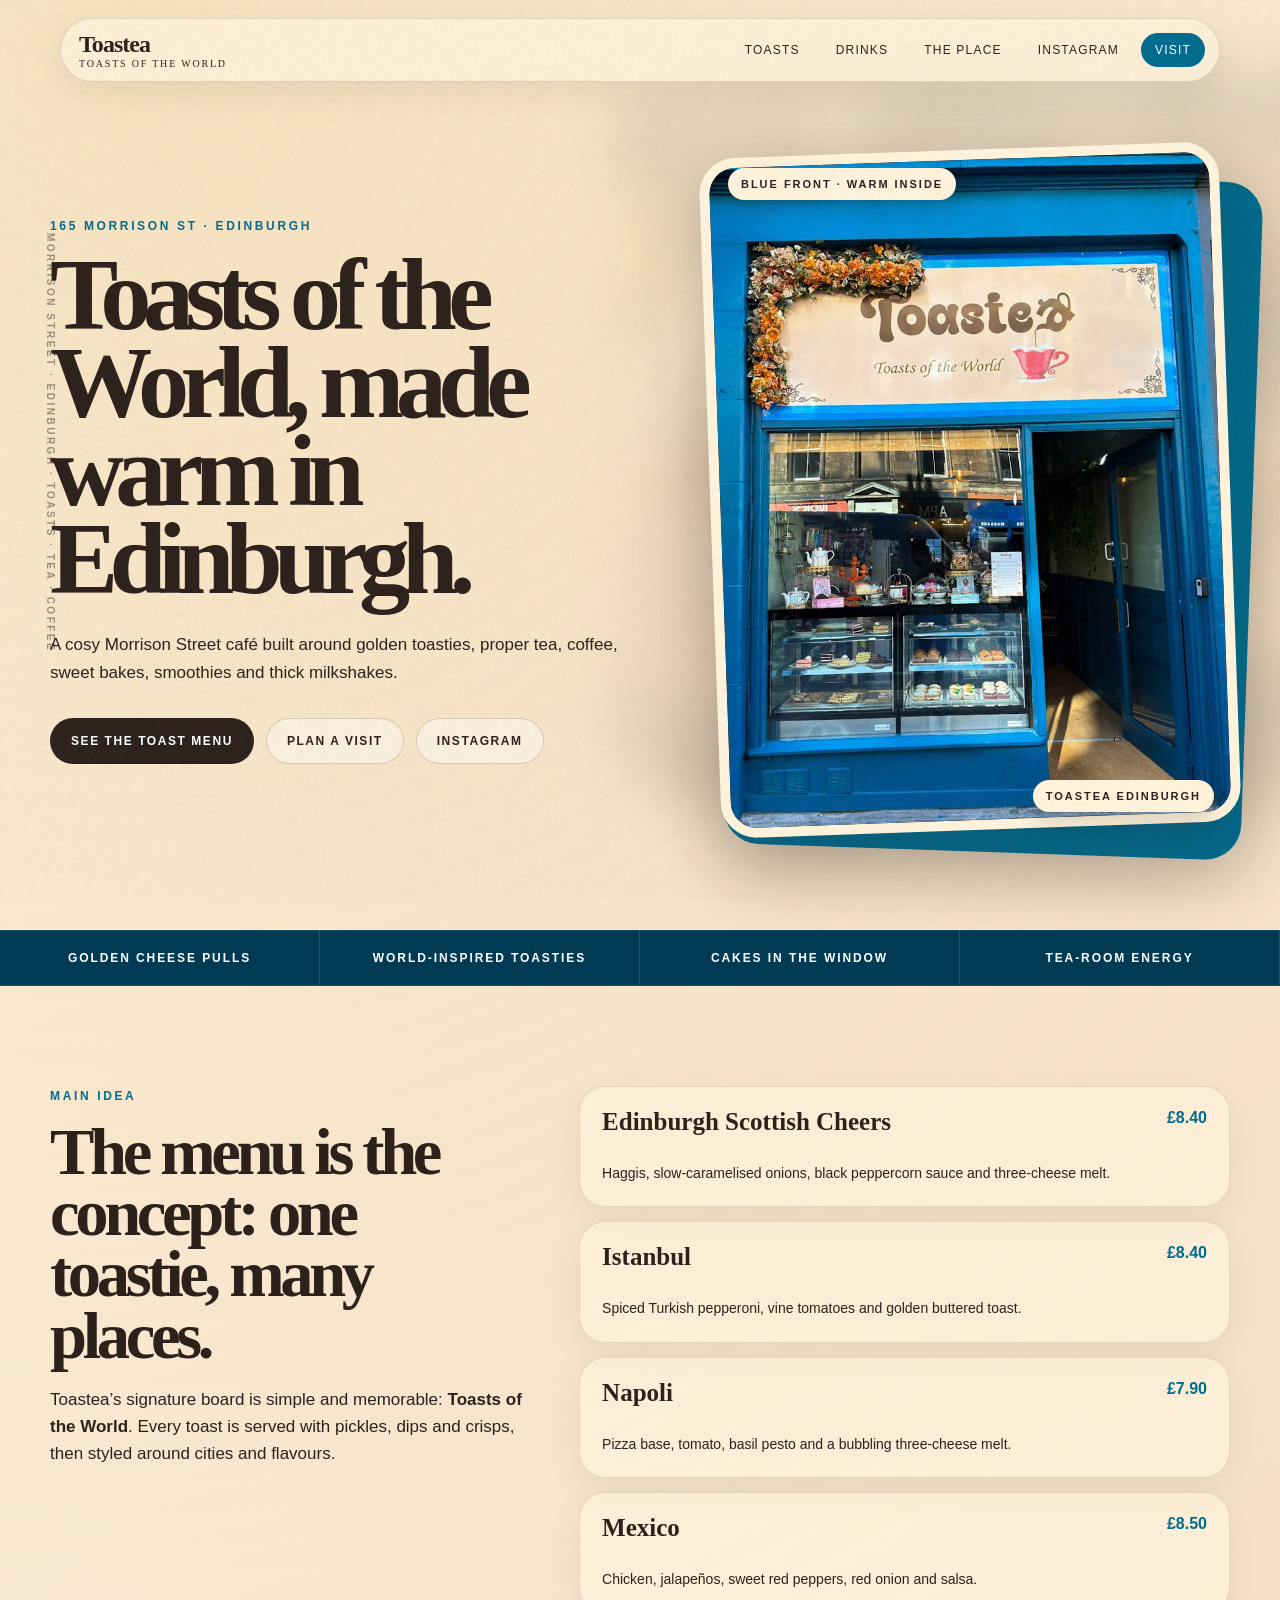
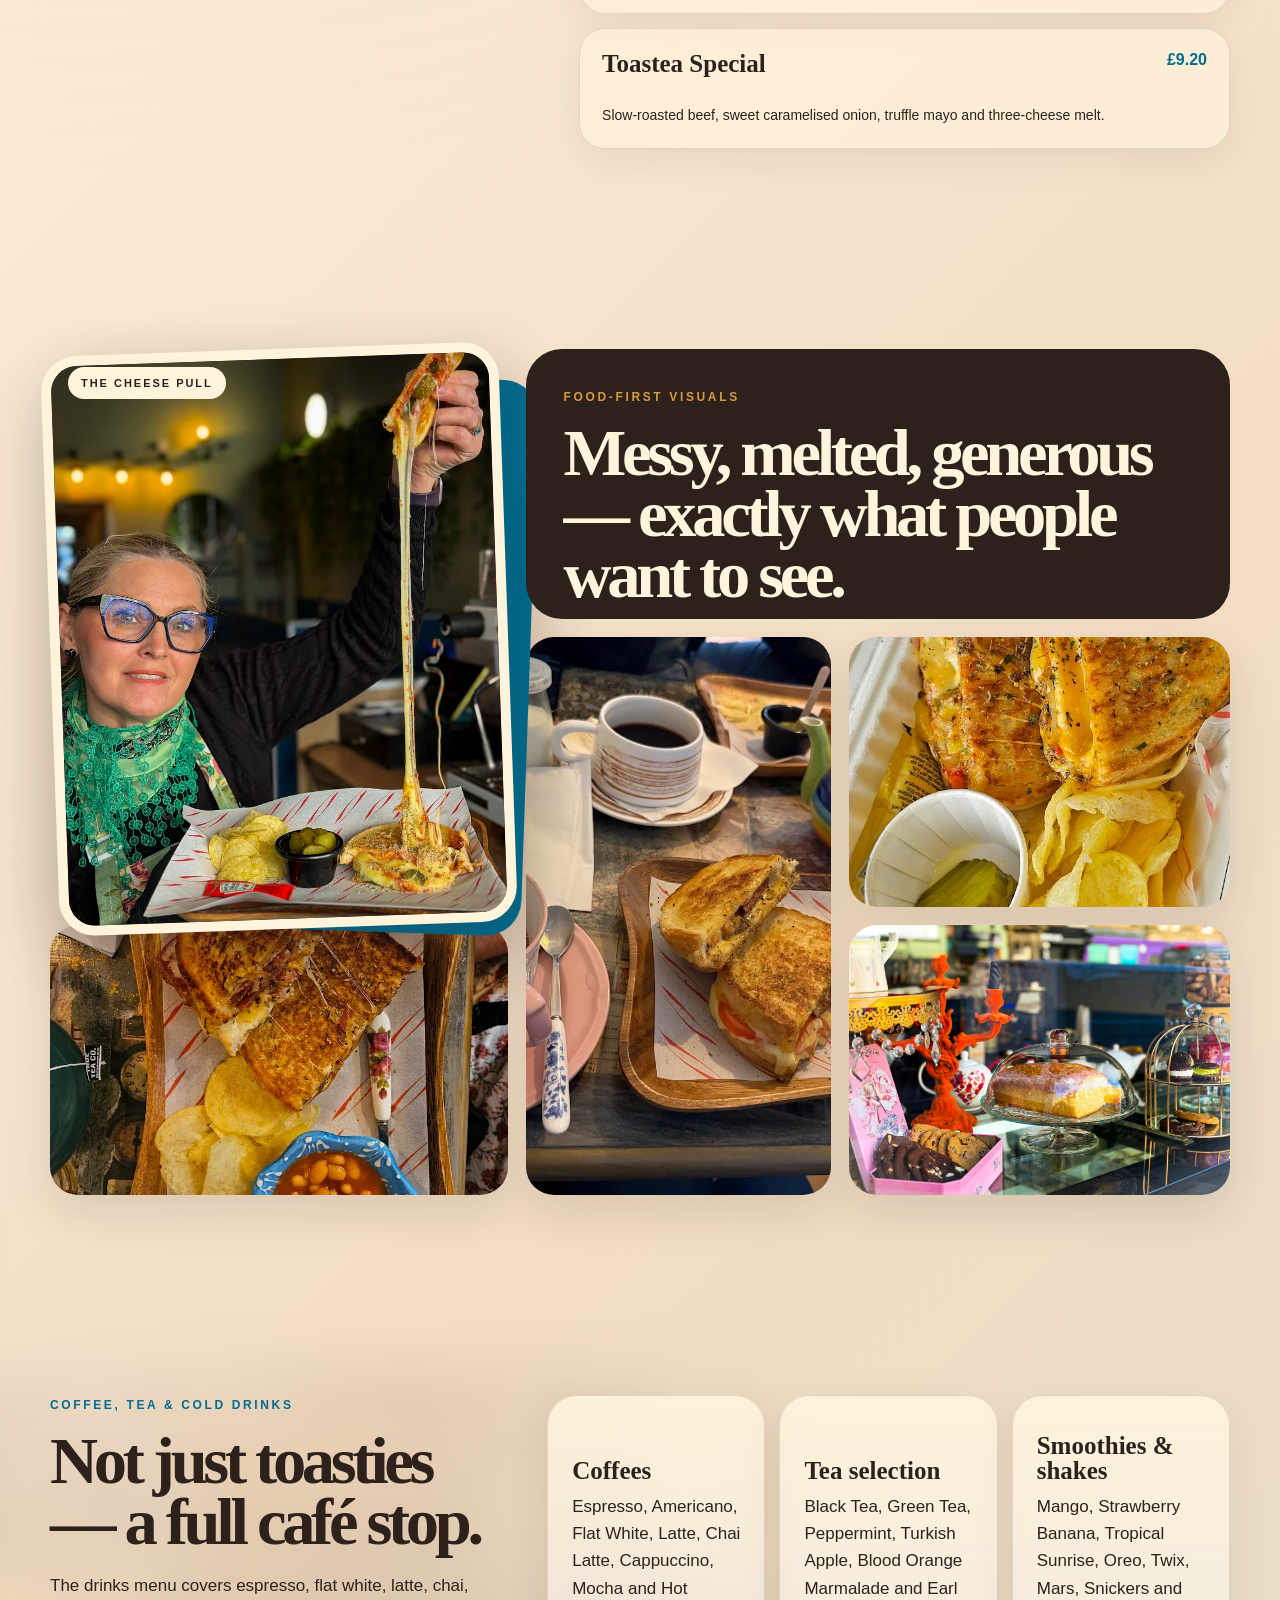
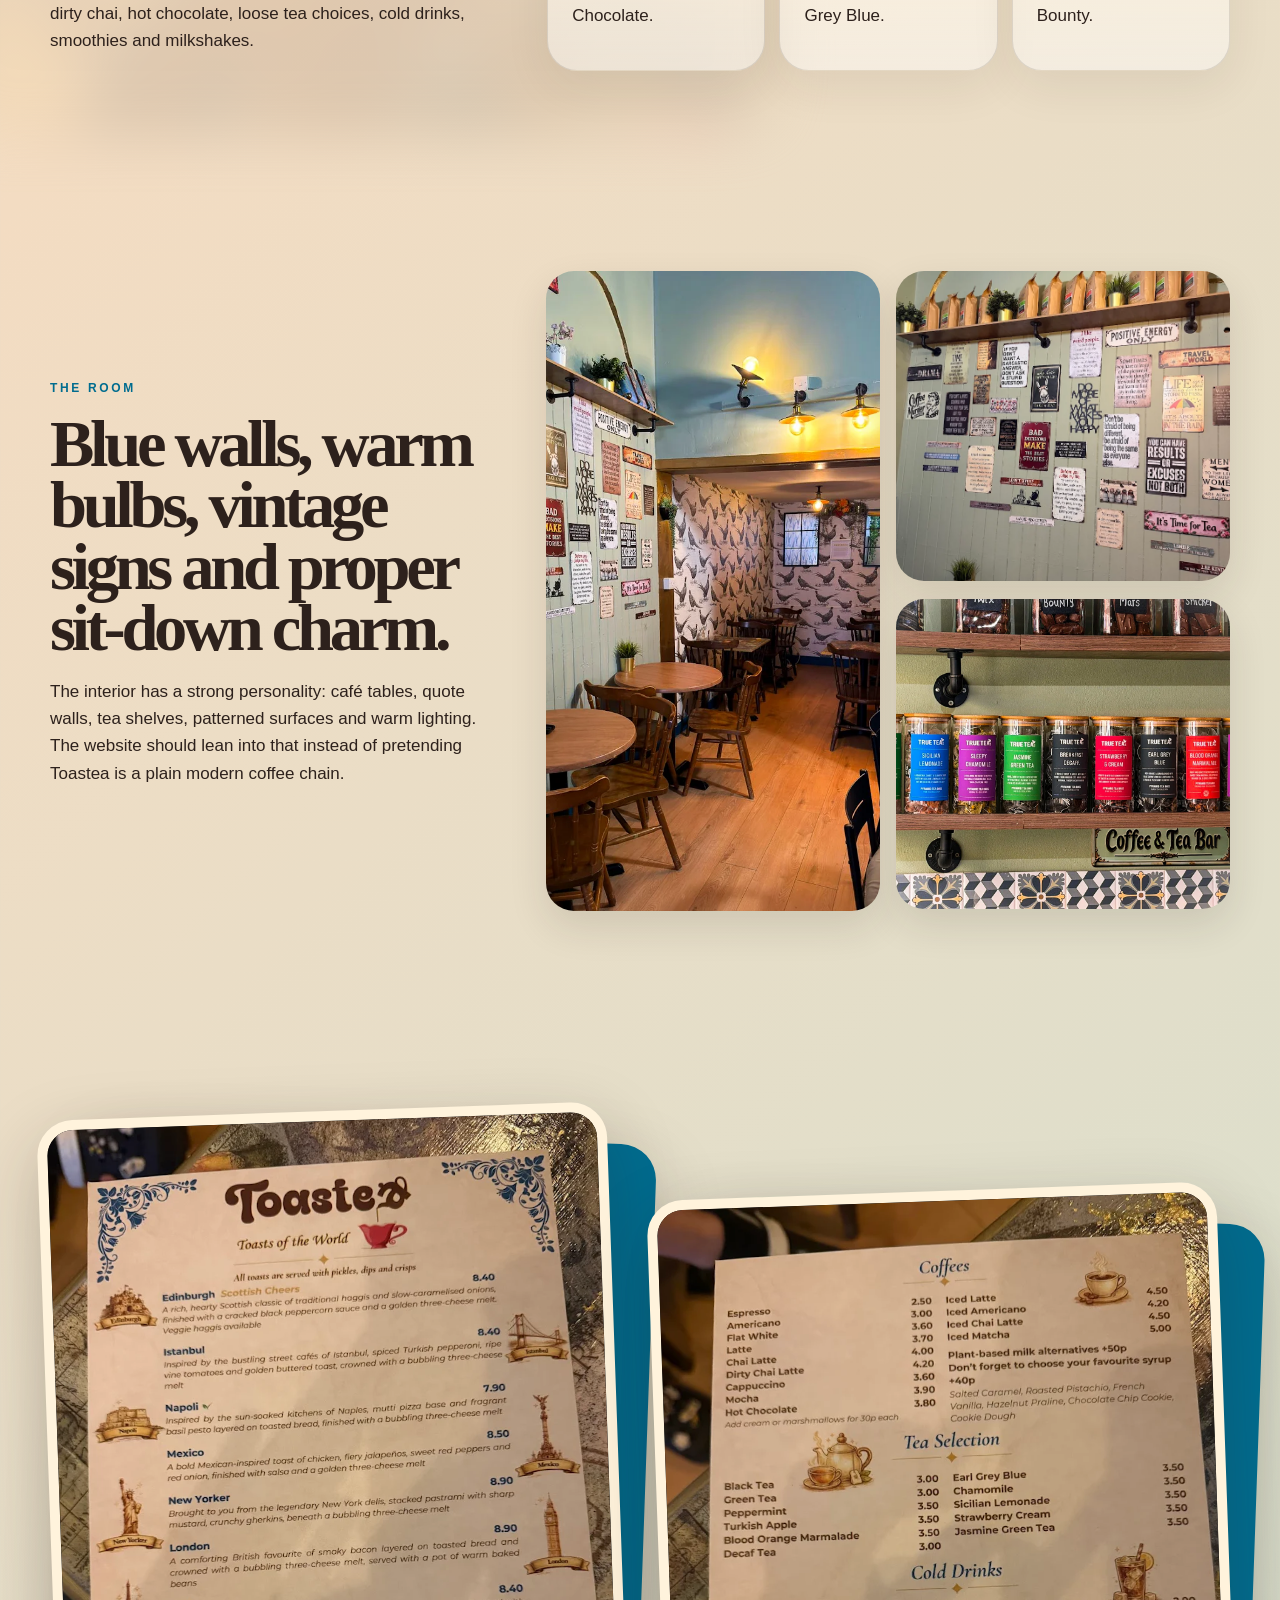
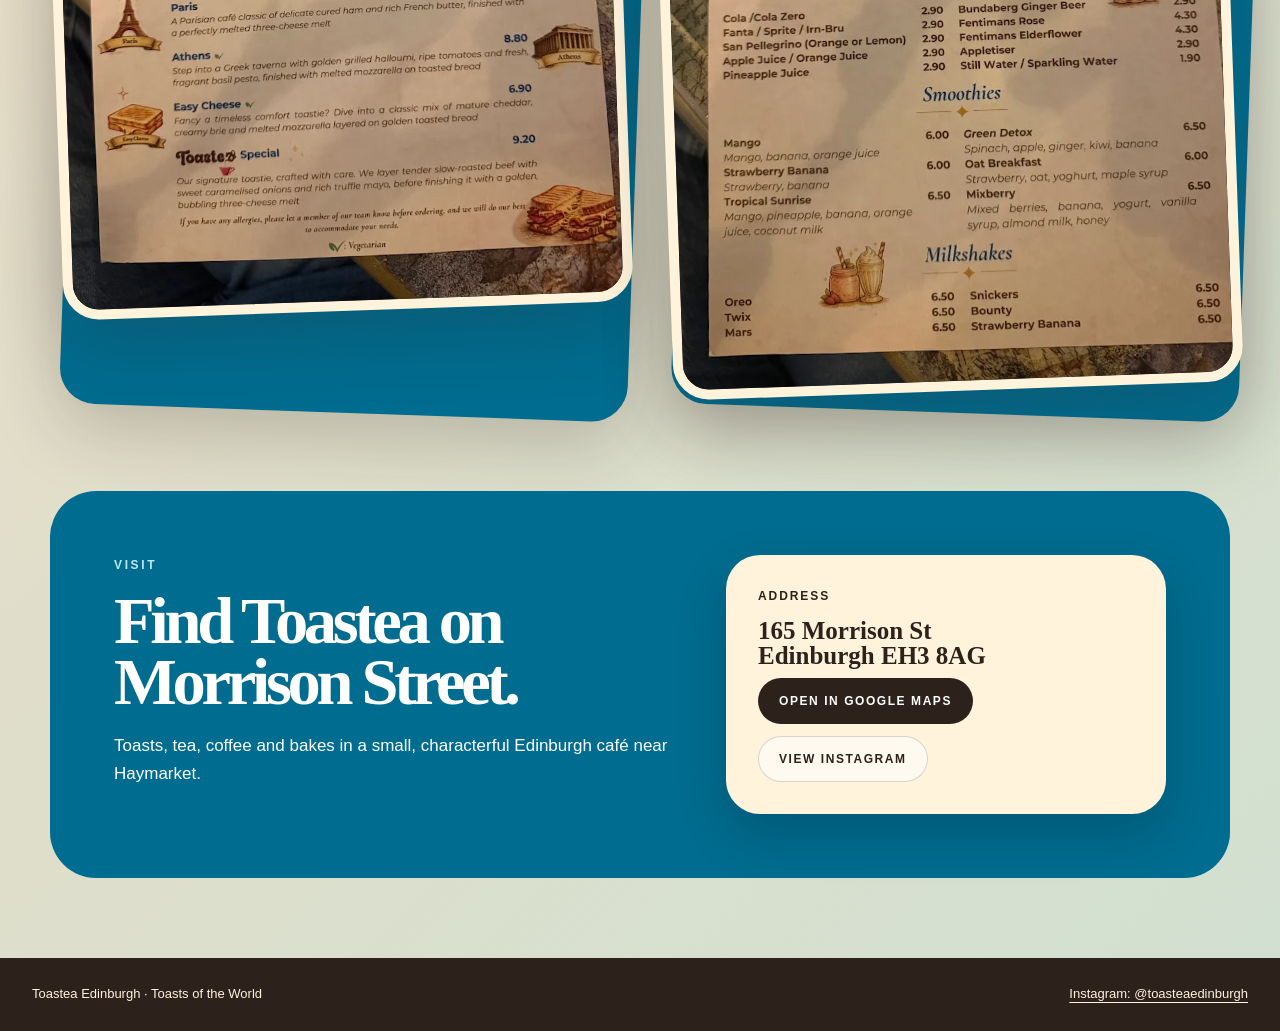
<file: toastea_github_ready/index.html>
<!DOCTYPE html>
<html lang="en">
<head>
  <meta charset="UTF-8" />
  <meta name="viewport" content="width=device-width, initial-scale=1.0" />
  <title>Toastea Edinburgh | Toasts of the World</title>
  <meta name="description" content="Toastea Edinburgh on Morrison Street. Toasts of the World, hot toasties, tea, coffee, smoothies, milkshakes and sweet bakes." />
  <link rel="stylesheet" href="styles.css" />
</head>
<body>
  <div class="grain"></div>

  <header class="nav">
    <a href="#top" class="brand-mark" aria-label="Toastea home">
      <span>Toastea</span>
      <small>Toasts of the World</small>
    </a>
    <nav>
      <a href="#toasts">Toasts</a>
      <a href="#drinks">Drinks</a>
      <a href="#place">The place</a>
      <a href="https://www.instagram.com/toasteaedinburgh?igsh=MXgwNHExMXhwYTFjbQ==" target="_blank" rel="noopener">Instagram</a>
      <a href="#visit" class="nav-cta">Visit</a>
    </nav>
  </header>

  <main id="top">
    <section class="hero section">
      <div class="hero-bg" aria-hidden="true"></div>
      <p class="edge-text edge-left">MORRISON STREET · EDINBURGH · TOASTS · TEA · COFFEE</p>
      <p class="edge-text edge-right">PICKLES · DIPS · CRISPS · CAKES · MILKSHAKES</p>

      <div class="hero-copy">
        <span class="eyebrow">165 Morrison St · Edinburgh</span>
        <h1>Toasts of the World, made warm in Edinburgh.</h1>
        <p>
          A cosy Morrison Street café built around golden toasties, proper tea, coffee,
          sweet bakes, smoothies and thick milkshakes.
        </p>
        <div class="hero-actions">
          <a href="#toasts" class="button primary">See the toast menu</a>
          <a href="#visit" class="button ghost">Plan a visit</a>
          <a href="https://www.instagram.com/toasteaedinburgh?igsh=MXgwNHExMXhwYTFjbQ==" class="button ghost" target="_blank" rel="noopener">Instagram</a>
        </div>
      </div>

      <div class="layered-frame hero-card" data-float>
        <div class="base-frame"></div>
        <div class="photo-frame">
          <img src="assets/shop-front.webp" alt="Toastea Edinburgh blue shop front on Morrison Street" />
        </div>
        <div class="mini-label top">BLUE FRONT · WARM INSIDE</div>
        <div class="mini-label bottom">TOASTEA EDINBURGH</div>
      </div>
    </section>

    <section class="intro-strip">
      <span>Golden cheese pulls</span>
      <span>World-inspired toasties</span>
      <span>Cakes in the window</span>
      <span>Tea-room energy</span>
    </section>

    <section id="toasts" class="section split">
      <div class="section-copy">
        <span class="eyebrow">Main idea</span>
        <h2>The menu is the concept: one toastie, many places.</h2>
        <p>
          Toastea’s signature board is simple and memorable: <strong>Toasts of the World</strong>.
          Every toast is served with pickles, dips and crisps, then styled around cities and flavours.
        </p>
      </div>

      <div class="menu-stack">
        <article>
          <h3>Edinburgh Scottish Cheers</h3>
          <p>Haggis, slow-caramelised onions, black peppercorn sauce and three-cheese melt.</p>
          <span>£8.40</span>
        </article>
        <article>
          <h3>Istanbul</h3>
          <p>Spiced Turkish pepperoni, vine tomatoes and golden buttered toast.</p>
          <span>£8.40</span>
        </article>
        <article>
          <h3>Napoli</h3>
          <p>Pizza base, tomato, basil pesto and a bubbling three-cheese melt.</p>
          <span>£7.90</span>
        </article>
        <article>
          <h3>Mexico</h3>
          <p>Chicken, jalapeños, sweet red peppers, red onion and salsa.</p>
          <span>£8.50</span>
        </article>
        <article>
          <h3>Toastea Special</h3>
          <p>Slow-roasted beef, sweet caramelised onion, truffle mayo and three-cheese melt.</p>
          <span>£9.20</span>
        </article>
      </div>
    </section>

    <section class="gallery-grid section">
      <div class="gallery-feature layered-frame">
        <div class="base-frame"></div>
        <div class="photo-frame">
          <img src="assets/cheese-pull.webp" alt="Toastea cheese pull from a hot toastie" />
        </div>
        <div class="mini-label top">THE CHEESE PULL</div>
      </div>

      <div class="gallery-copy">
        <span class="eyebrow">Food-first visuals</span>
        <h2>Messy, melted, generous — exactly what people want to see.</h2>
        <p>
          The best images here are not polished to death. They show the cheese stretch,
          the wooden trays, the pickles, the crisps and the warm café tables.
        </p>
      </div>

      <img class="tile tall" src="assets/tea-and-toast.webp" alt="Tea, toastie and colourful teapot at Toastea" />
      <img class="tile" src="assets/cheese-toastie.webp" alt="Cheese toastie with crisps and pickles" />
      <img class="tile" src="assets/toastie-beans.webp" alt="Toastie served with crisps and baked beans" />
      <img class="tile" src="assets/cake-counter.webp" alt="Cake counter and bakes at Toastea" />
    </section>

    <section id="drinks" class="section drinks">
      <div class="drinks-bg" aria-hidden="true"></div>
      <div class="section-copy">
        <span class="eyebrow">Coffee, tea & cold drinks</span>
        <h2>Not just toasties — a full café stop.</h2>
        <p>
          The drinks menu covers espresso, flat white, latte, chai, dirty chai,
          hot chocolate, loose tea choices, cold drinks, smoothies and milkshakes.
        </p>
      </div>

      <div class="drink-cards">
        <article>
          <h3>Coffees</h3>
          <p>Espresso, Americano, Flat White, Latte, Chai Latte, Cappuccino, Mocha and Hot Chocolate.</p>
        </article>
        <article>
          <h3>Tea selection</h3>
          <p>Black Tea, Green Tea, Peppermint, Turkish Apple, Blood Orange Marmalade and Earl Grey Blue.</p>
        </article>
        <article>
          <h3>Smoothies & shakes</h3>
          <p>Mango, Strawberry Banana, Tropical Sunrise, Oreo, Twix, Mars, Snickers and Bounty.</p>
        </article>
      </div>
    </section>

    <section id="place" class="section place">
      <div class="section-copy">
        <span class="eyebrow">The room</span>
        <h2>Blue walls, warm bulbs, vintage signs and proper sit-down charm.</h2>
        <p>
          The interior has a strong personality: café tables, quote walls, tea shelves,
          patterned surfaces and warm lighting. The website should lean into that instead of pretending
          Toastea is a plain modern coffee chain.
        </p>
      </div>

      <div class="place-images">
        <img src="assets/interior-seating.webp" alt="Toastea Edinburgh interior seating with warm lighting" />
        <img src="assets/quote-wall.webp" alt="Toastea quote wall and tea room details" />
        <img src="assets/tea-bar.webp" alt="Toastea coffee and tea bar shelves" />
      </div>
    </section>

    <section class="section menu-photos">
      <div class="layered-frame menu-photo">
        <div class="base-frame"></div>
        <div class="photo-frame">
          <img src="assets/toast-menu.webp" alt="Toastea Toasts of the World menu" />
        </div>
      </div>
      <div class="layered-frame menu-photo alt">
        <div class="base-frame"></div>
        <div class="photo-frame">
          <img src="assets/drinks-menu.webp" alt="Toastea drinks menu with coffee, tea, smoothies and milkshakes" />
        </div>
      </div>
    </section>

    <section id="visit" class="section visit">
      <div>
        <span class="eyebrow">Visit</span>
        <h2>Find Toastea on Morrison Street.</h2>
        <p>
          Toasts, tea, coffee and bakes in a small, characterful Edinburgh café near Haymarket.
        </p>
      </div>
      <div class="visit-card">
        <p class="label">Address</p>
        <h3>165 Morrison St<br />Edinburgh EH3 8AG</h3>
        <a class="button primary" href="https://maps.google.com/maps/place//data=!4m2!3m1!1s0x4887c7fd2296b137:0x5c546d515d65bbae?entry=s&sa=X&ved=2ahUKEwiXwPSrrPqUAxWwUkEAHdtMBqEQ4kB6BAgEEAA&hl=en" target="_blank" rel="noopener">Open in Google Maps</a>
        <a class="button ghost insta-button" href="https://www.instagram.com/toasteaedinburgh?igsh=MXgwNHExMXhwYTFjbQ==" target="_blank" rel="noopener">View Instagram</a>
      </div>
    </section>
  </main>

  <footer>
    <p>Toastea Edinburgh · Toasts of the World</p>
    <p><a href="https://www.instagram.com/toasteaedinburgh?igsh=MXgwNHExMXhwYTFjbQ==" target="_blank" rel="noopener">Instagram: @toasteaedinburgh</a></p>
  </footer>

  <script src="script.js"></script>
</body>
</html>
</file>
<file: toastea_github_ready/styles.css>
:root{
  --ink:#2d211c;
  --cream:#fff3dc;
  --paper:#f7e2bd;
  --blue:#006c8f;
  --deep-blue:#003b53;
  --tea:#8a522b;
  --green:#8fa47d;
  --gold:#d79b39;
  --shadow: 0 24px 70px rgba(45,33,28,.22);
}
*{box-sizing:border-box}
html{scroll-behavior:smooth}
body{
  margin:0;
  font-family: Georgia, "Times New Roman", serif;
  color:var(--ink);
  background:
    radial-gradient(circle at 10% 0%, rgba(215,155,57,.22), transparent 30%),
    linear-gradient(135deg, #fff8e8 0%, #f3dcc2 48%, #d1e0d1 100%);
  overflow-x:hidden;
}
img{max-width:100%;display:block}
a{color:inherit;text-decoration:none}
.grain{
  position:fixed;inset:0;pointer-events:none;z-index:50;
  opacity:.14;
  background-image:url("data:image/svg+xml,%3Csvg viewBox='0 0 160 160' xmlns='http://www.w3.org/2000/svg'%3E%3Cfilter id='n'%3E%3CfeTurbulence baseFrequency='.75' numOctaves='3' stitchTiles='stitch'/%3E%3C/filter%3E%3Crect width='100%25' height='100%25' filter='url(%23n)' opacity='.35'/%3E%3C/svg%3E");
}
.nav{
  position:fixed;top:18px;left:50%;transform:translateX(-50%);
  width:min(1160px,calc(100vw - 32px));
  display:flex;align-items:center;justify-content:space-between;
  padding:12px 14px 12px 18px;
  border:1px solid rgba(45,33,28,.14);
  border-radius:999px;
  background:rgba(255,243,220,.78);
  backdrop-filter:blur(18px);
  z-index:40;
  box-shadow:0 12px 35px rgba(45,33,28,.08);
}
.brand-mark span{
  display:block;font-size:24px;font-weight:900;letter-spacing:-.04em;
}
.brand-mark small{
  display:block;font-size:10px;text-transform:uppercase;letter-spacing:.18em;
}
.nav nav{display:flex;gap:8px;align-items:center}
.nav a:not(.brand-mark){
  font-family:Arial,sans-serif;
  font-size:12px;text-transform:uppercase;letter-spacing:.1em;
  padding:10px 14px;border-radius:999px;
}
.nav-cta{background:var(--blue);color:white}
.section{
  width:min(1180px,calc(100vw - 32px));
  margin:0 auto;
  padding:100px 0;
}
.hero{
  min-height:100vh;
  display:grid;
  grid-template-columns:1fr 520px;
  align-items:center;
  gap:54px;
  position:relative;
  padding-top:150px;
}
.hero-bg,.drinks-bg{
  position:absolute;
  inset:8% -20% auto auto;
  width:72%;height:78%;
  background:url("assets/tea-and-toast.webp") center/cover;
  filter:blur(28px);
  opacity:.23;
  border-radius:70px;
  z-index:-2;
}
.hero-bg:after,.drinks-bg:after{
  content:"";position:absolute;inset:0;background:rgba(255,243,220,.44);
}
.eyebrow{
  display:inline-block;
  font-family:Arial,sans-serif;
  font-size:12px;
  text-transform:uppercase;
  letter-spacing:.22em;
  color:var(--blue);
  font-weight:800;
  margin-bottom:18px;
}
h1,h2,h3,p{margin-top:0}
h1{
  font-size:clamp(56px,8vw,108px);
  line-height:.86;
  letter-spacing:-.085em;
  max-width:760px;
  margin-bottom:28px;
}
h2{
  font-size:clamp(38px,5.2vw,72px);
  line-height:.92;
  letter-spacing:-.065em;
  margin-bottom:20px;
}
h3{font-size:25px;line-height:1;margin-bottom:10px}
p{
  font-family:Arial,sans-serif;
  font-size:17px;line-height:1.6;
}
.hero-copy p,.section-copy p{max-width:620px}
.hero-actions{display:flex;gap:12px;flex-wrap:wrap;margin-top:32px}
.button{
  display:inline-flex;align-items:center;justify-content:center;
  font-family:Arial,sans-serif;font-size:12px;font-weight:800;
  letter-spacing:.13em;text-transform:uppercase;
  border-radius:999px;padding:15px 20px;
  border:1px solid rgba(45,33,28,.18);
}
.primary{background:var(--ink);color:#fff}
.ghost{background:rgba(255,255,255,.4)}
.layered-frame{position:relative}
.base-frame{
  position:absolute;inset:24px -22px -22px 24px;
  background:var(--blue);
  border-radius:36px;
  transform:rotate(2deg);
  box-shadow:var(--shadow);
}
.photo-frame{
  position:relative;
  border-radius:36px;
  overflow:hidden;
  border:10px solid var(--cream);
  box-shadow:var(--shadow);
  transform:rotate(-2deg);
  background:#111;
}
.photo-frame img{width:100%;height:640px;object-fit:cover}
.hero-card .photo-frame img{height:660px}
.mini-label{
  position:absolute;
  font-family:Arial,sans-serif;
  font-size:11px;font-weight:900;letter-spacing:.18em;
  padding:10px 13px;border-radius:999px;
  background:var(--cream);
  box-shadow:0 10px 22px rgba(45,33,28,.16);
  z-index:3;
}
.mini-label.top{top:18px;left:18px}
.mini-label.bottom{right:16px;bottom:18px}
.edge-text{
  position:absolute;
  font-family:Arial,sans-serif;
  font-size:10px;font-weight:900;letter-spacing:.25em;
  color:rgba(45,33,28,.45);
  writing-mode:vertical-rl;
  text-orientation:mixed;
}
.edge-left{left:-18px;top:25%}
.edge-right{right:-18px;top:24%;transform:rotate(180deg)}
.intro-strip{
  width:100%;
  display:grid;grid-template-columns:repeat(4,1fr);
  background:var(--deep-blue);
  color:#fff;
  border-block:1px solid rgba(255,255,255,.12);
}
.intro-strip span{
  font-family:Arial,sans-serif;font-size:12px;font-weight:800;
  letter-spacing:.16em;text-transform:uppercase;
  text-align:center;padding:20px 10px;
  border-right:1px solid rgba(255,255,255,.12);
}
.split{
  display:grid;grid-template-columns:.85fr 1.15fr;gap:48px;align-items:start;
}
.menu-stack{
  display:grid;gap:14px;
}
.menu-stack article{
  display:grid;grid-template-columns:1fr auto;gap:18px;
  background:rgba(255,243,220,.68);
  border:1px solid rgba(45,33,28,.12);
  border-radius:26px;
  padding:22px;
  box-shadow:0 12px 36px rgba(45,33,28,.07);
}
.menu-stack p{font-size:14px;margin:0;grid-column:1}
.menu-stack span{
  grid-row:1/3;grid-column:2;
  font-family:Arial,sans-serif;font-weight:900;
  color:var(--blue);
}
.gallery-grid{
  display:grid;
  grid-template-columns:1.2fr .8fr 1fr;
  grid-auto-rows:270px;
  gap:18px;
  align-items:stretch;
}
.gallery-feature{grid-row:span 2}
.gallery-feature .photo-frame img{height:560px}
.gallery-copy{
  grid-column:span 2;
  background:var(--ink);
  color:var(--cream);
  border-radius:36px;
  padding:38px;
  position:relative;
  overflow:hidden;
}
.gallery-copy .eyebrow{color:var(--gold)}
.gallery-copy p{max-width:650px}
.tile{
  width:100%;height:100%;object-fit:cover;border-radius:28px;
  box-shadow:0 18px 45px rgba(45,33,28,.12);
}
.tile.tall{grid-row:span 2}
.drinks{
  position:relative;
  display:grid;grid-template-columns:.8fr 1.2fr;gap:42px;
}
.drinks-bg{
  inset:15% auto auto -10%;
  background-image:url("assets/coffee.webp");
}
.drink-cards{
  display:grid;grid-template-columns:repeat(3,1fr);gap:14px;
}
.drink-cards article{
  min-height:270px;
  padding:24px;border-radius:30px;
  background:linear-gradient(180deg,rgba(255,243,220,.9),rgba(255,255,255,.45));
  border:1px solid rgba(45,33,28,.12);
  display:flex;flex-direction:column;justify-content:flex-end;
  box-shadow:0 16px 45px rgba(45,33,28,.08);
}
.place{
  display:grid;grid-template-columns:.8fr 1.2fr;gap:40px;align-items:center;
}
.place-images{
  display:grid;grid-template-columns:1fr 1fr;gap:16px;
}
.place-images img{
  height:310px;width:100%;object-fit:cover;border-radius:28px;
  box-shadow:0 16px 38px rgba(45,33,28,.12);
}
.place-images img:first-child{grid-row:span 2;height:640px}
.menu-photos{
  display:grid;grid-template-columns:1fr 1fr;gap:40px;
}
.menu-photo .photo-frame img{height:780px;object-fit:cover}
.menu-photo.alt{margin-top:80px}
.visit{
  display:grid;grid-template-columns:1fr 440px;gap:40px;
  background:var(--blue);
  color:white;
  border-radius:46px;
  padding:64px;
  margin-bottom:80px;
}
.visit .eyebrow{color:#bfe8f2}
.visit-card{
  background:var(--cream);
  color:var(--ink);
  border-radius:34px;
  padding:32px;
  box-shadow:0 20px 50px rgba(0,0,0,.18);
}
.visit-card .label{
  text-transform:uppercase;letter-spacing:.16em;font-size:12px;font-weight:900;
}
footer{
  display:flex;justify-content:space-between;gap:20px;
  padding:26px 32px;
  font-family:Arial,sans-serif;
  background:var(--ink);color:var(--cream);
}
footer p{font-size:13px;margin:0}
.reveal{opacity:0;transform:translateY(22px);transition:opacity .7s ease, transform .7s ease}
.reveal.visible{opacity:1;transform:translateY(0)}
@media(max-width:900px){
  .nav{position:static;transform:none;margin:14px auto;width:calc(100vw - 28px);border-radius:28px;align-items:flex-start}
  .nav nav{flex-wrap:wrap;justify-content:flex-end}
  .hero,.split,.drinks,.place,.visit{grid-template-columns:1fr}
  .hero{padding-top:60px}
  .hero-card .photo-frame img,.photo-frame img{height:460px}
  .intro-strip{grid-template-columns:1fr 1fr}
  .gallery-grid{grid-template-columns:1fr;grid-auto-rows:auto}
  .gallery-copy{grid-column:auto}
  .gallery-feature .photo-frame img,.tile,.tile.tall{height:360px}
  .drink-cards,.menu-photos{grid-template-columns:1fr}
  .place-images{grid-template-columns:1fr}
  .place-images img:first-child,.place-images img{height:360px}
  .menu-photo.alt{margin-top:0}
  .menu-photo .photo-frame img{height:auto}
  .visit{padding:34px}
  .edge-text{display:none}
  footer{display:block}
}


.insta-button{
  margin-top:12px;
  background:rgba(255,255,255,.55);
}
footer a{
  text-decoration:underline;
  text-underline-offset:4px;
}
</file>
